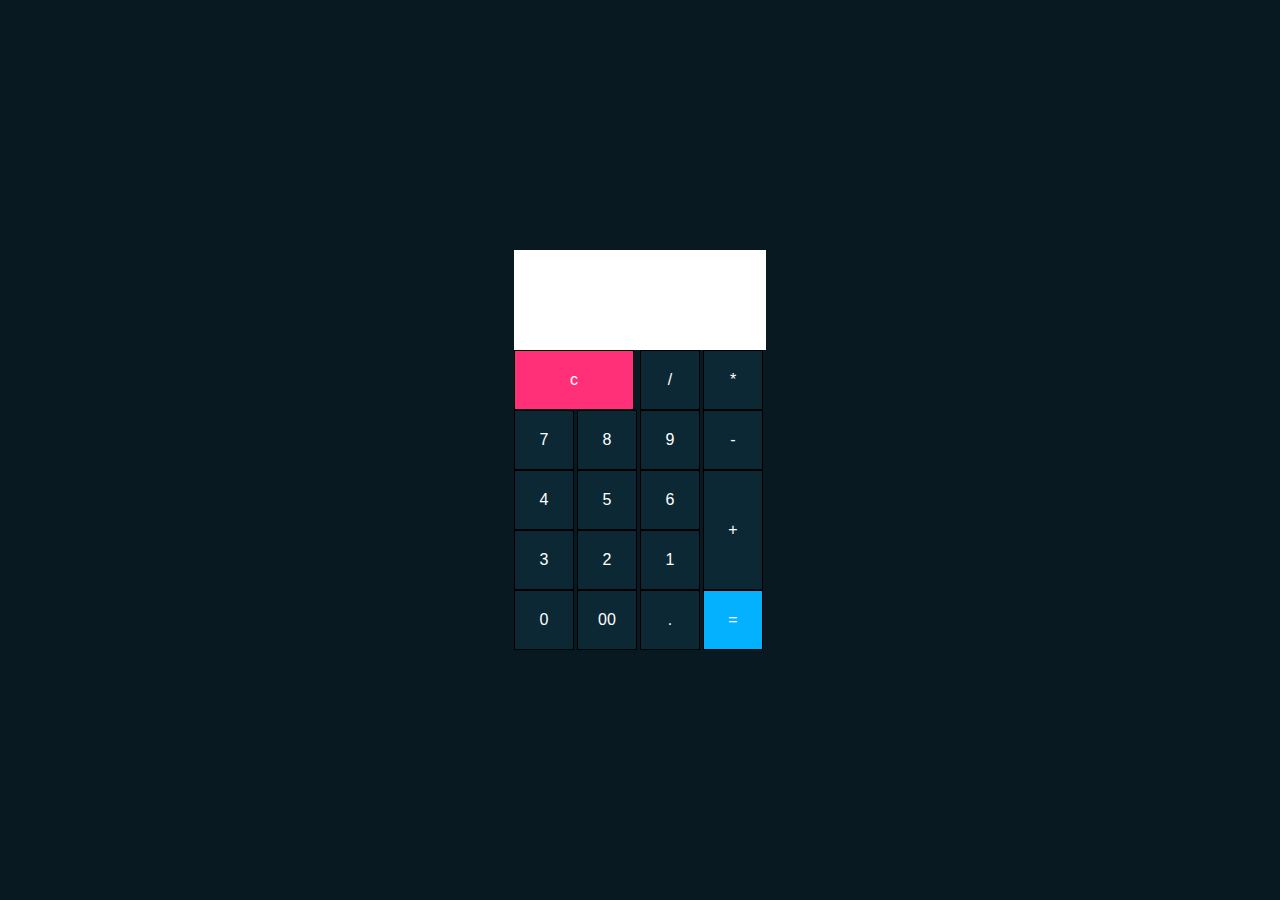
<file: CalculatorUIDesign/index.html>
<!DOCTYPE html>
<html>
<head>
    <meta charset="UTF-8">
    <title>Calculator UI Design</title>
    <link rel="stylesheet" type="text/css" href="style.css">
</head> 
<body>
    <form class="calculator" name="calc">
        <input class="value" type="text" name="txt" readonly="">
        <span class="num clear" onclick="document.calc.txt.value =''">c</span>
        <span class="num" onclick="document.calc.txt.value +='/'">/</span>
        <span class="num" onclick="document.calc.txt.value +='*'">*</span>
        <span class="num" onclick="document.calc.txt.value +='7'">7</span>
        <span class="num" onclick="document.calc.txt.value +='8'">8</span>
        <span class="num" onclick="document.calc.txt.value +='9'">9</span>
        <span class="num" onclick="document.calc.txt.value +='-'">-</span>
        <span class="num" onclick="document.calc.txt.value +='4'">4</span>
        <span class="num" onclick="document.calc.txt.value +='5'">5</span>
        <span class="num" onclick="document.calc.txt.value +='6'">6</span>
        <span class="num plus" onclick="document.calc.txt.value +='+'">+</span>
        <span class="num" onclick="document.calc.txt.value +='3'">3</span>
        <span class="num" onclick="document.calc.txt.value +='2'">2</span>
        <span class="num" onclick="document.calc.txt.value +='1'">1</span>
        <span class="num" onclick="document.calc.txt.value +='0'">0</span>
        <span class="num" onclick="document.calc.txt.value +='00'">00</span>
        <span class="num" onclick="document.calc.txt.value +='.'">.</span>
        <span class="num equal" onclick="document.calc.txt.value = eval(calc.txt.value)">=</span>
    </form>
</body>
</html>
</file>
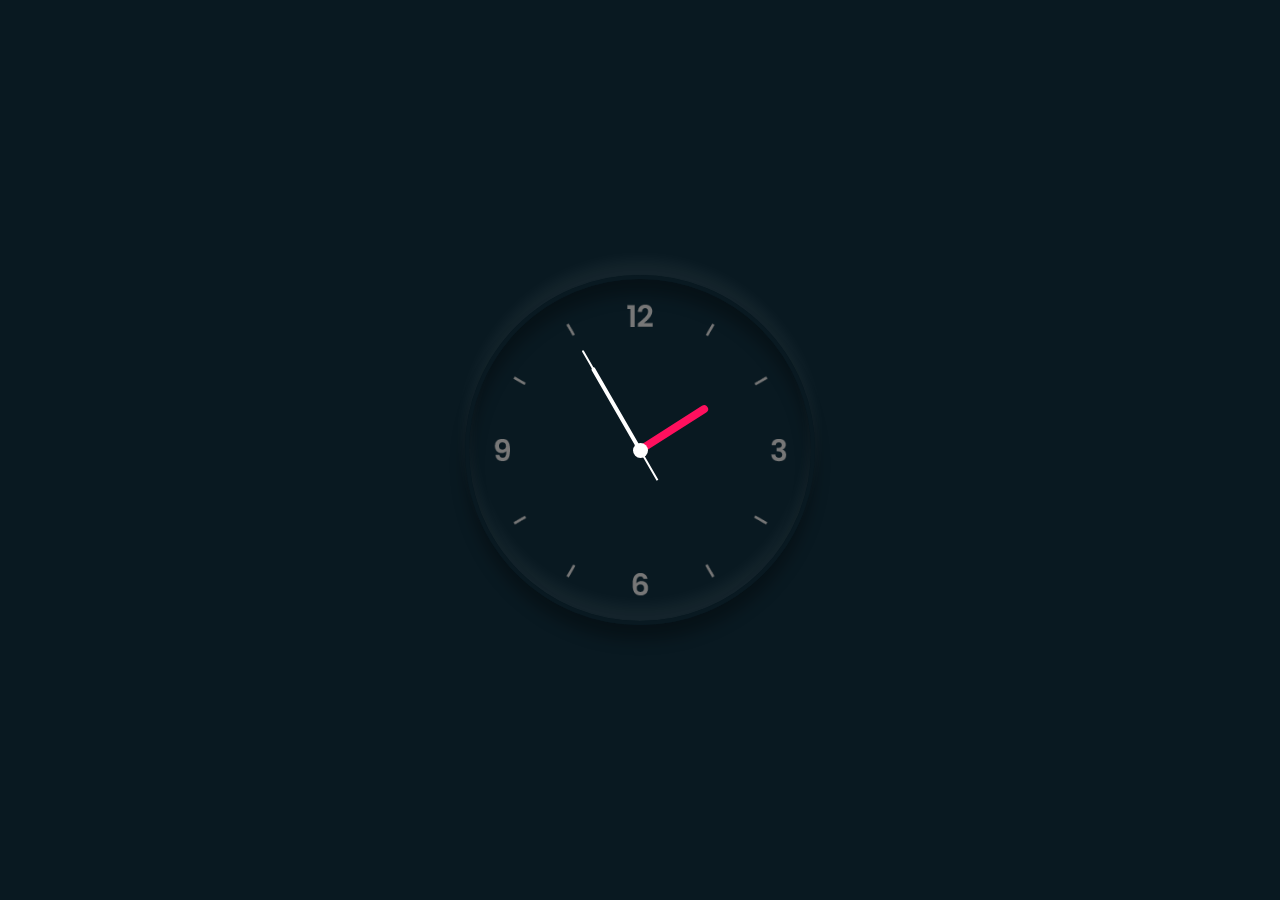
<file: DarkClock/index.html>
<!DOCTYPE html>
<html lang="en">
<head>
    <meta charset="UTF-8">
    <title>Javascript Clock Dark</title>
    <link rel="stylesheet" href="style.css">
</head>
<body>
    <dir class="clock">
        <dir class="hour">
            <dir class="hr" id="hr"></dir>
        </dir>
        <dir class="min">
            <dir class="mn" id="mn"></dir>
        </dir>
        <dir class="sec">
            <dir class="sc" id="sc"></dir>
        </dir>
    </dir>
    <script type="text/javascript">
        const deg = 6;
        const hr = document.querySelector('#hr');
        const mn = document.querySelector('#mn');
        const sc = document.querySelector('#sc');

        setInterval(() => {

            let day = new Date();
            let hh = day.getHours() * 30;;
            let mm = day.getMinutes() * deg;;
            let ss = day.getSeconds() * deg;;

            hr.style.transform = `rotateZ(${(hh)+(mm/12)}deg)`;
            mn.style.transform = `rotateZ(${mm}deg)`;
            sc.style.transform = `rotateZ(${ss}deg)`;
        })
        
    </script>
</body>
</html>
</file>
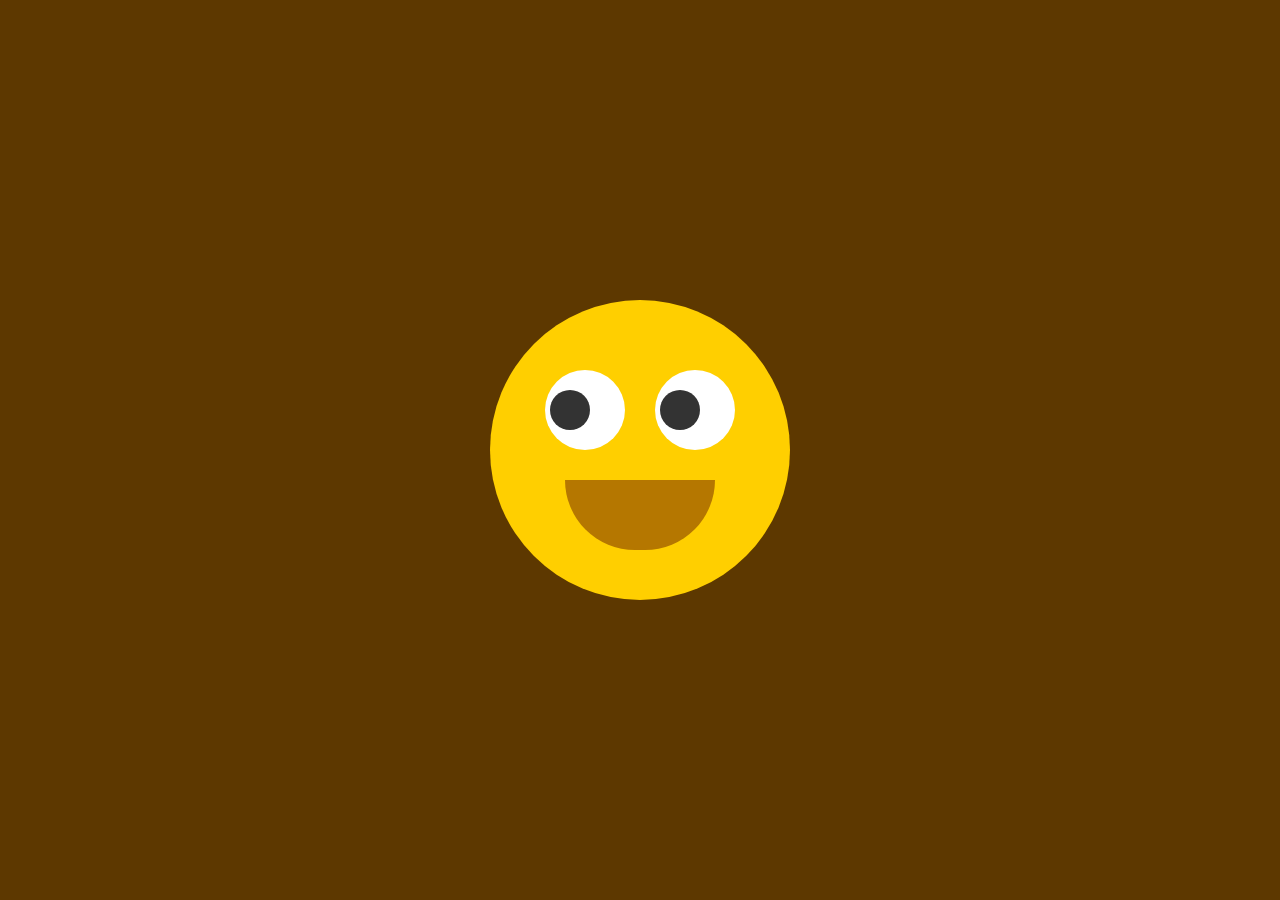
<file: Eye Ball Move on Mousemove/index.html>
<!DOCTYPE html>
<html>
<head>
    <meta charset="UTF-8">
    <title>Eye Ball Move Mousemove</title>
    <link rel="stylesheet" href="style.css">
</head>
<body>
    <dir class="face">
        <dir class="eyes">
            <dir class="eye"></dir>
            <dir class="eye"></dir>
        </dir>
    </dir>
    <script>
        document.querySelector('body').addEventListener('mousemove', eyeball);
        function eyeball(){
            var eye = document.querySelectorAll('.eye');
            eye.forEach(function(eye){
                let x = (eye.getBoundingClientRect().left) + (eye.clientWidth / 2);
                let y = (eye.getBoundingClientRect().top) + (eye.clientHeight / 2);
                let radian = Math.atan2(event.pageX - x, event.pageY - y);
                let rot = (radian * (180 / Math.PI) * -1) + 270;
                eye.style.transform = "rotate(" + rot + "deg)";
            })
        }
    </script>
</body>
</html>
</file>
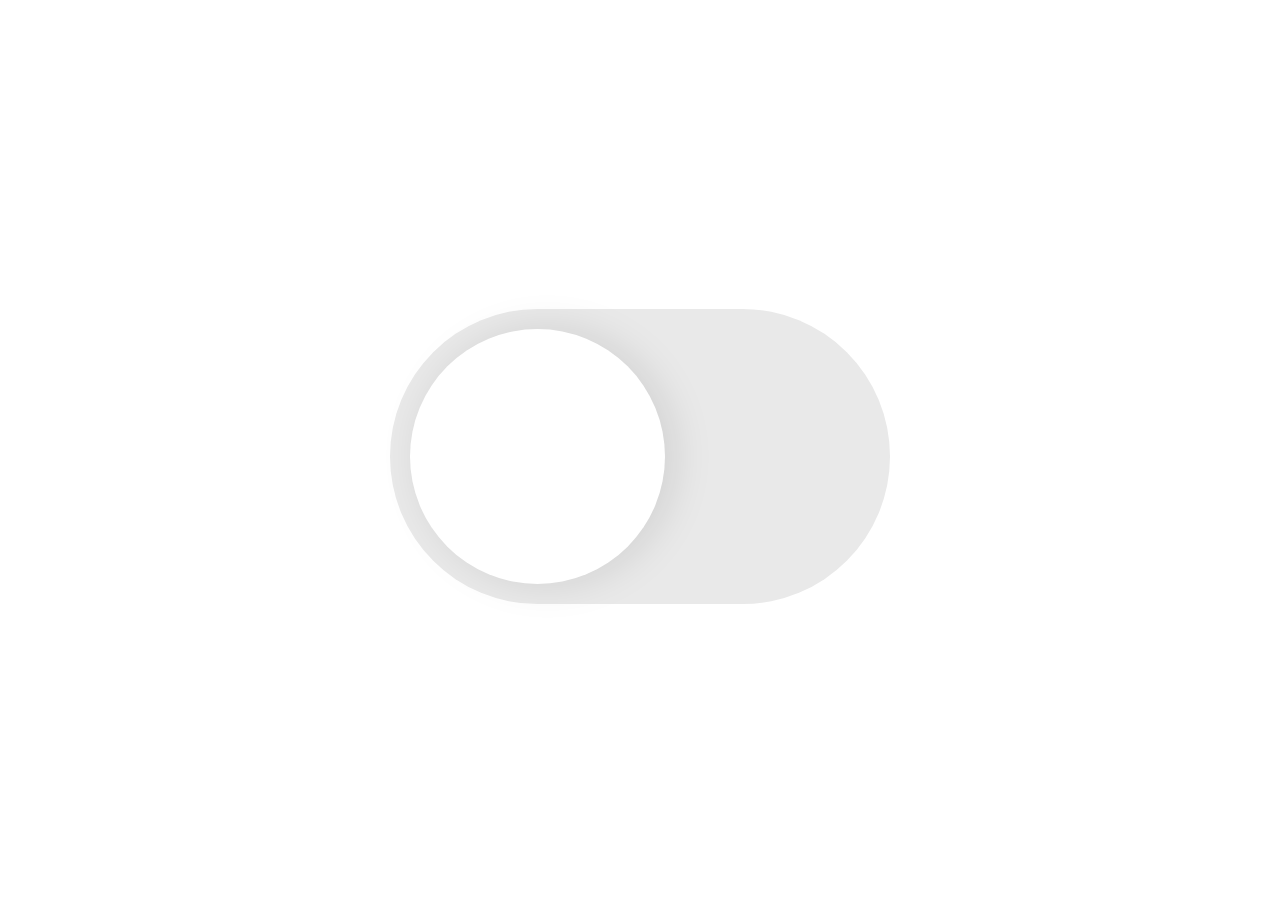
<file: ios Toggle Button/index.html>
<!DOCTYPE html>
<html lang="en">
<head>
    <meta charset="UTF-8">
    <meta name="viewport" content="width=device-width, initial-scale=1.0">
    <link rel="stylesheet" href="style.css">
    <title>ios Toggle Button</title>
</head>
<body>
    <label for="toggle">
        <input type="checkbox" id="toggle">
        <span></span>
      </label>
</body>
</html>
</file>
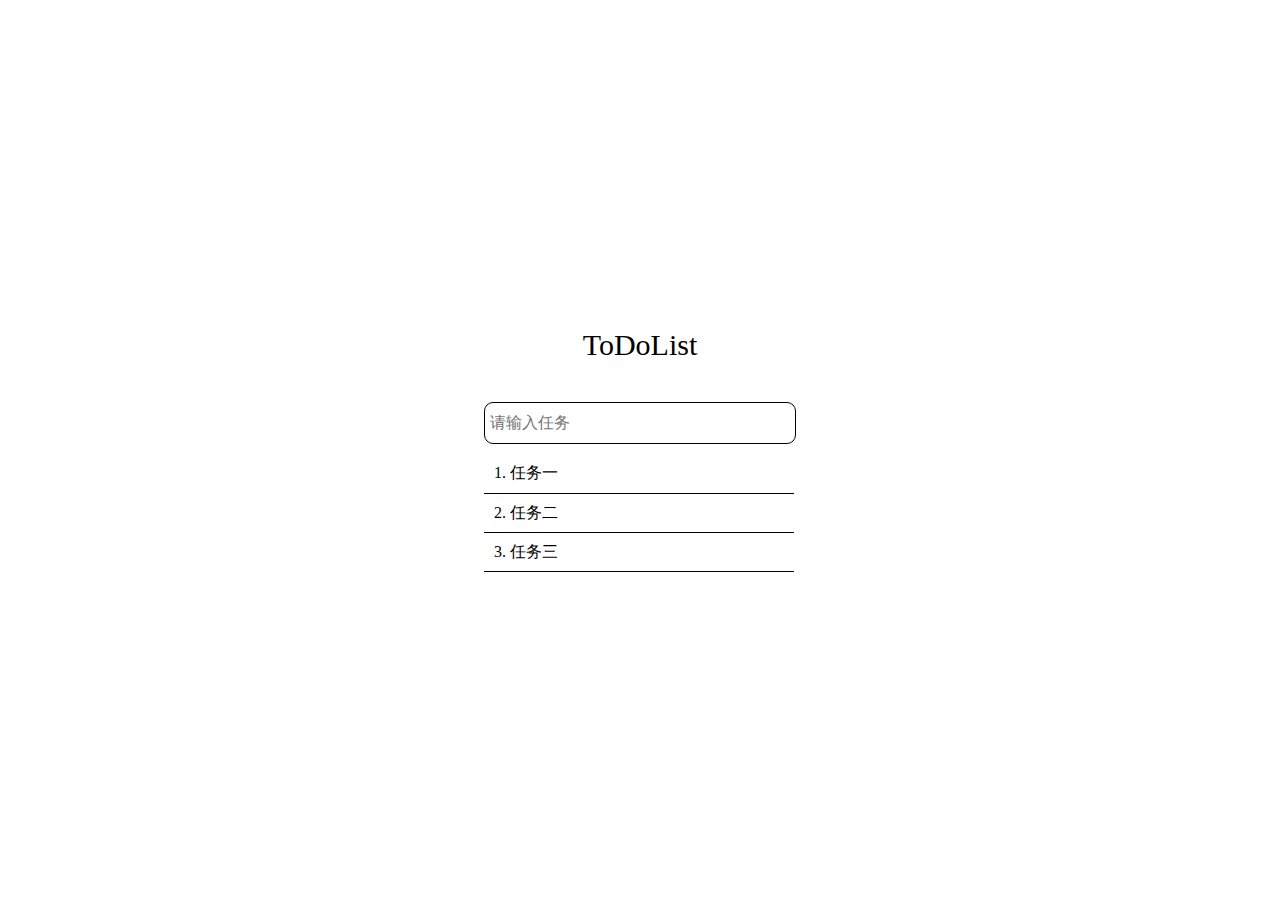
<file: ToDoList/index.html>
<!doctype html><html lang="en"><head><meta charset="utf-8"/><link rel="icon" href="./favicon.ico"/><meta name="viewport" content="width=device-width,initial-scale=1"/><meta name="theme-color" content="#000000"/><meta name="description" content="Web site created using create-react-app"/><link rel="apple-touch-icon" href="./logo192.png"/><title>React App</title><link href="./static/css/2.679831fc.chunk.css" rel="stylesheet"><link href="./static/css/main.353ef08b.chunk.css" rel="stylesheet"></head><body><noscript>You need to enable JavaScript to run this app.</noscript><div id="root"></div><script>!function(e){function t(t){for(var n,l,a=t[0],f=t[1],i=t[2],p=0,s=[];p<a.length;p++)l=a[p],Object.prototype.hasOwnProperty.call(o,l)&&o[l]&&s.push(o[l][0]),o[l]=0;for(n in f)Object.prototype.hasOwnProperty.call(f,n)&&(e[n]=f[n]);for(c&&c(t);s.length;)s.shift()();return u.push.apply(u,i||[]),r()}function r(){for(var e,t=0;t<u.length;t++){for(var r=u[t],n=!0,a=1;a<r.length;a++){var f=r[a];0!==o[f]&&(n=!1)}n&&(u.splice(t--,1),e=l(l.s=r[0]))}return e}var n={},o={1:0},u=[];function l(t){if(n[t])return n[t].exports;var r=n[t]={i:t,l:!1,exports:{}};return e[t].call(r.exports,r,r.exports,l),r.l=!0,r.exports}l.m=e,l.c=n,l.d=function(e,t,r){l.o(e,t)||Object.defineProperty(e,t,{enumerable:!0,get:r})},l.r=function(e){"undefined"!=typeof Symbol&&Symbol.toStringTag&&Object.defineProperty(e,Symbol.toStringTag,{value:"Module"}),Object.defineProperty(e,"__esModule",{value:!0})},l.t=function(e,t){if(1&t&&(e=l(e)),8&t)return e;if(4&t&&"object"==typeof e&&e&&e.__esModule)return e;var r=Object.create(null);if(l.r(r),Object.defineProperty(r,"default",{enumerable:!0,value:e}),2&t&&"string"!=typeof e)for(var n in e)l.d(r,n,function(t){return e[t]}.bind(null,n));return r},l.n=function(e){var t=e&&e.__esModule?function(){return e.default}:function(){return e};return l.d(t,"a",t),t},l.o=function(e,t){return Object.prototype.hasOwnProperty.call(e,t)},l.p="./";var a=this["webpackJsonptodo-react"]=this["webpackJsonptodo-react"]||[],f=a.push.bind(a);a.push=t,a=a.slice();for(var i=0;i<a.length;i++)t(a[i]);var c=f;r()}([])</script><script src="./static/js/2.04e2d2c1.chunk.js"></script><script src="./static/js/main.7c48ec6d.chunk.js"></script></body></html>
</file>
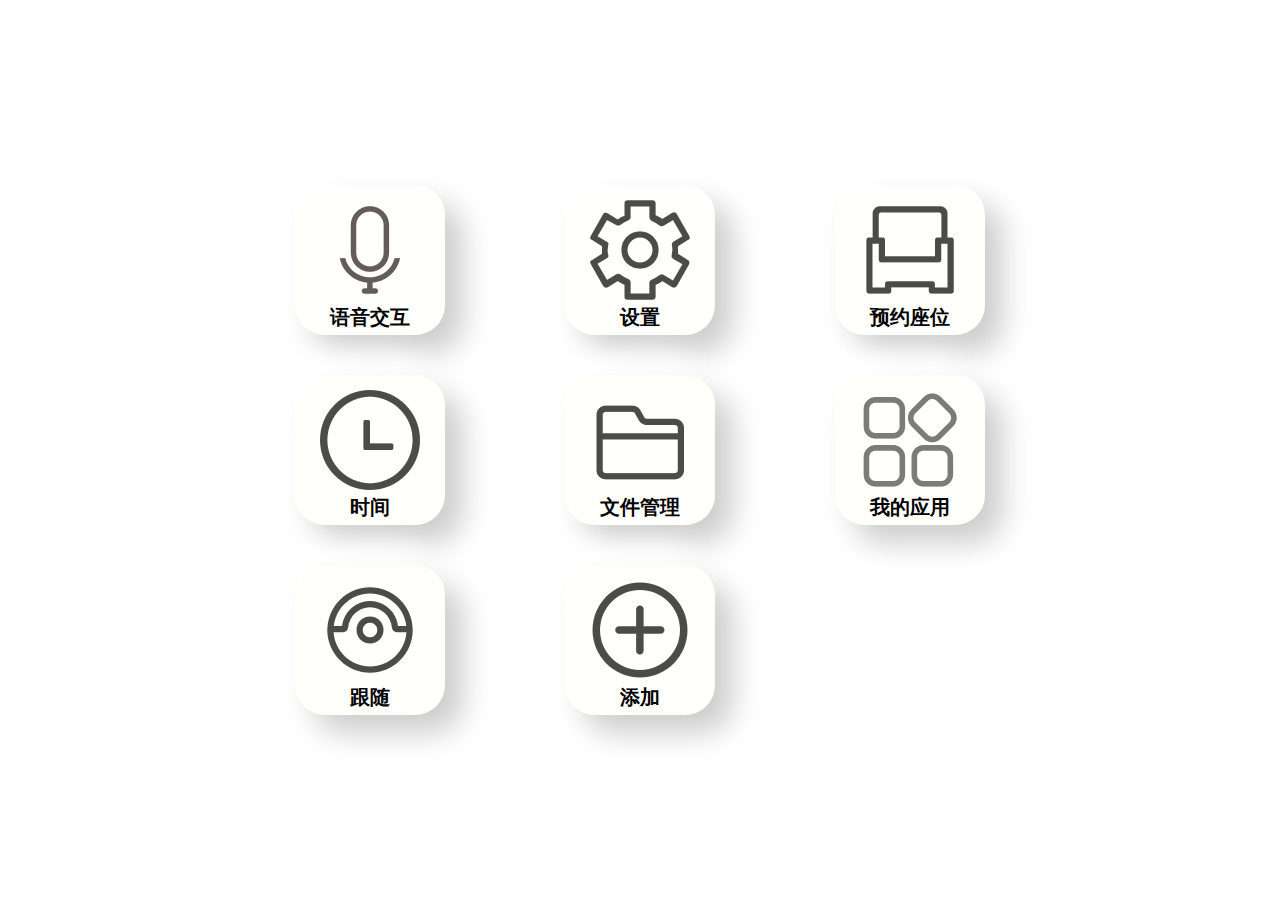
<file: UserInterface/index.html>
<!doctype html><html lang="en"><head><meta charset="utf-8"/><link rel="icon" href="./favicon.ico"/><meta name="viewport" content="width=device-width,initial-scale=1"/><meta name="theme-color" content="#000000"/><meta name="description" content="Web site created using create-react-app"/><title>React App</title><link href="./static/css/2.679831fc.chunk.css" rel="stylesheet"><link href="./static/css/main.8d1ce3f6.chunk.css" rel="stylesheet"></head><body><noscript>You need to enable JavaScript to run this app.</noscript><div id="root"></div><script>!function(e){function r(r){for(var n,f,i=r[0],l=r[1],a=r[2],p=0,s=[];p<i.length;p++)f=i[p],Object.prototype.hasOwnProperty.call(o,f)&&o[f]&&s.push(o[f][0]),o[f]=0;for(n in l)Object.prototype.hasOwnProperty.call(l,n)&&(e[n]=l[n]);for(c&&c(r);s.length;)s.shift()();return u.push.apply(u,a||[]),t()}function t(){for(var e,r=0;r<u.length;r++){for(var t=u[r],n=!0,i=1;i<t.length;i++){var l=t[i];0!==o[l]&&(n=!1)}n&&(u.splice(r--,1),e=f(f.s=t[0]))}return e}var n={},o={1:0},u=[];function f(r){if(n[r])return n[r].exports;var t=n[r]={i:r,l:!1,exports:{}};return e[r].call(t.exports,t,t.exports,f),t.l=!0,t.exports}f.m=e,f.c=n,f.d=function(e,r,t){f.o(e,r)||Object.defineProperty(e,r,{enumerable:!0,get:t})},f.r=function(e){"undefined"!=typeof Symbol&&Symbol.toStringTag&&Object.defineProperty(e,Symbol.toStringTag,{value:"Module"}),Object.defineProperty(e,"__esModule",{value:!0})},f.t=function(e,r){if(1&r&&(e=f(e)),8&r)return e;if(4&r&&"object"==typeof e&&e&&e.__esModule)return e;var t=Object.create(null);if(f.r(t),Object.defineProperty(t,"default",{enumerable:!0,value:e}),2&r&&"string"!=typeof e)for(var n in e)f.d(t,n,function(r){return e[r]}.bind(null,n));return t},f.n=function(e){var r=e&&e.__esModule?function(){return e.default}:function(){return e};return f.d(r,"a",r),r},f.o=function(e,r){return Object.prototype.hasOwnProperty.call(e,r)},f.p="./";var i=this["webpackJsonpuser-interface"]=this["webpackJsonpuser-interface"]||[],l=i.push.bind(i);i.push=r,i=i.slice();for(var a=0;a<i.length;a++)r(i[a]);var c=l;t()}([])</script><script src="./static/js/2.75bdbc9d.chunk.js"></script><script src="./static/js/main.c0005898.chunk.js"></script></body></html>
</file>
<file: CalculatorUIDesign/style.css>
*
{
    margin: 0;
    padding: 0;
    box-sizing: border-box;
    font-family: 'Poppins' , sans-serif;
}
body
{
    display: flex;
    justify-content: center;
    align-items: center;
    min-height: 100vh;
    background: #091921;
}
.calculator
{
    position: relative;
    display: grid;
}
.calculator .value
{
    grid-column: span 4;
    height: 100px;
    text-align: right;
    border: none;
    outline: none;
    padding: 10px;
    font-size: 18px;
}
.calculator span
{
    display: grid;
    width: 60px;
    height: 60px;
    color: #fff;
    background: #0c2835;
    place-items: center;
    border: 1px solid rgba(0,0,0,1);
}
.calculator span:active
{
    background: #74ff3b;
    color: #111;
}
.calculator span.clear
{
    grid-column: span 2;
    width: 120px;
    background: #ff3077;
}
.calculator span.plus
{
    grid-row: span 2;
    height: 120px;
}
.calculator span.equal
{
    background: #03b1ff;
}
</file>
<file: DarkClock/style.css>
*
{
    margin: 0;
    padding: 0;
    box-sizing: border-box;
}
body
{
    display: flex;
    justify-content: center;
    align-items: center;
    min-height: 100vh;
    background: #091921;
}
.clock
{
    width: 350px;
    height: 350px;
    display: flex;
    justify-content: center;
    align-items: center;
    background: url(clock.png);
    background-size: cover;
    border: 4px solid #091921;
    border-radius: 50%;
    box-shadow: 0 -15px 15px rgba(255, 255, 255, 0.05),
                inset 0 -15px 15px rgba(255, 255, 255, 0.05),
                0 15px 15px rgba(0, 0, 0, 0.3),
                inset 0 15px 15px rgba(0, 0, 0, 0.3);
}
.clock::before
{
    content: '';
    position: absolute;
    width: 15px;
    height: 15px;
    background: #fff;
    border-radius: 50%;
    z-index: 10000;
}
.clock .hour,
.clock .min,
.clock .sec
{
    position: absolute;
}
.clock .hour, .hr
{
    width: 160px;
    height: 160px;
}
.clock .min, .mn
{
    width: 190px;
    height: 190px;
}
.clock .sec, .sc
{
    width: 230px;
    height: 230px;
}
.hr, .mn, .sc
{
    display: flex;
    justify-content: center;
    /*align-items: center;*/
    position: absolute;
    border-radius: 50%;
}
.hr:before
{
    content: '';
    position: absolute;
    width: 8px;
    height: 80px;
    background: #ff105e;
    z-index: 10;
    border-radius: 6px 6px 0 0;
}
.mn:before
{
    content: '';
    position: absolute;
    width: 4px;
    height: 90px;
    background: #fff;
    z-index: 11;
    border-radius: 6px 6px 0 0;
}
.sc:before
{
    content: '';
    position: absolute;
    width: 2px;
    height: 150px;
    background: #fff;
    z-index: 12;
    border-radius: 6px 6px 0 0;
}
</file>
<file: Eye Ball Move on Mousemove/style.css>
*
{
    margin: 0;
    padding: 0;
    box-sizing: border-box;
}
body
{
    display: flex;
    justify-content: center;
    align-items: center;
    min-height: 100vh;
    background: #5d3800;
}
.face
{
    position: relative;
    width: 300px;
    height: 300px;
    border-radius: 50%;
    background: #ffcf00;
    display: flex;
    justify-content: center;
    align-items: center;
}
.face::before
{
    content: '';
    position: absolute;
    top: 180px;
    width: 150px;
    height: 70px;
    background: #b57700;
    border-bottom-left-radius: 70px;
    border-bottom-right-radius: 70px;
    transition: .5s;
}
.face:hover::before
{
    content: '';
    top: 200px;
    width: 150px;
    height: 30px;
    border-radius: 0;
}
.eyes
{
    position: relative;
    top: -40px;
    display: flex;
}
.eyes .eye
{
    position: relative;
    width: 80px;
    height: 80px;
    display: block;
    background-color: #fff;
    margin: 0 15px;
    border-radius: 50%;
}
.eyes .eye::before
{
    content: '';
    position: absolute;
    top: 50%;
    left: 25px;
    transform: translate(-50%,-50%);
    width: 40px;
    height: 40px;
    background: #333;
    border-radius: 50%;
}
</file>
<file: ios Toggle Button/style.css>
:root {
    --button-width: 500px;
    --button-height: 295px;
    --toggle-diameter: 255px;
    --button-toggle-offset: calc((var(--button-height) - var(--toggle-diameter)) / 2);
    --toggle-shadow-offset: 10px;
    --toggle-wider: 333px;
    --color-grey: #E9E9E9;
    --color-dark-grey: #39393D;
    --color-green: #30D158;
  }
  
  span {
    display: inline-block;
    width: var(--button-width);
    height: var(--button-height);
    background-color: var(--color-grey);
    border-radius: calc(var(--button-height) / 2);
    position: relative;
    transition: .3s all ease-in-out;
  }
  
  span::after {
    content: '';
    display: inline-block;
    width: var(--toggle-diameter);
    height: var(--toggle-diameter);
    background-color: #fff;
    border-radius: calc(var(--toggle-diameter) / 2);
    position: absolute;
    top: var(--button-toggle-offset);
    transform: translateX(var(--button-toggle-offset));
    box-shadow: var(--toggle-shadow-offset) 0 calc(var(--toggle-shadow-offset) * 4) rgba(0, 0, 0, .10);
    transition: .3s all ease-in-out;
  }
  
  body {
    display: flex;
    justify-content: center;
    align-items: center;
    min-height: 100vh;
  }
  
  input[type="checkbox"]:checked + span {
    background-color: var(--color-green);
  }
  
  input[type="checkbox"]:checked + span::after {
    transform: translateX(calc(var(--button-width) - var(--toggle-diameter) - var(--button-toggle-offset)));
    box-shadow: calc(var(--toggle-shadow-offset) * -1) 0 calc(var(--toggle-shadow-offset) * 4) rgba(0, 0, 0, .10);
  }
  
  input[type="checkbox"] {
    display: none;
  }
  
  input[type="checkbox"]:active + span::after {
    width: var(--toggle-wider);
  }
  
  input[type="checkbox"]:checked:active + span::after {
    transform: translateX(calc(var(--button-width) - var(--toggle-wider) - var(--button-toggle-offset)));
  }
  
  @media(prefers-color-scheme: dark) {
    body {
      background-color: #1C1C1E;
    }
    
    span {
      background-color: var(--color-dark-grey);
    }
  }
</file>
<file: ToDoList/static/css/main.353ef08b.chunk.css>
body,dd,dl,dt,h1,h2,h3,h4,h5,h6,header,html,input,ins,li,menu,ol,p,section,td,th,ul{padding:0;margin:0}li,ol,ul{list-style:none}a{text-decoration:none}a,a:hover{color:#666}a:hover{text-decoration:underline}em,i{font-style:normal}a,button,input,select,textarea{outline:none;border:none}table{border-collapse:collapse;border-spacing:0}img{border:none;vertical-align:middle}
/*# sourceMappingURL=main.353ef08b.chunk.css.map */
</file>
<file: UserInterface/static/css/main.8d1ce3f6.chunk.css>
body,dd,dl,dt,h1,h2,h3,h4,h5,h6,header,html,input,ins,li,menu,ol,p,section,td,th,ul{padding:0;margin:0}li,ol,ul{list-style:none}a{text-decoration:none}a,a:hover{color:#666}a:hover{text-decoration:underline}em,i{font-style:normal}a,button,input,select,textarea{outline:none;border:none}table{border-collapse:collapse;border-spacing:0}img{border:none;vertical-align:middle}
/*# sourceMappingURL=main.8d1ce3f6.chunk.css.map */
</file>
<file: ToDoList/static/css/2.679831fc.chunk.css>
/*! normalize.css v8.0.1 | MIT License | github.com/necolas/normalize.css */html{line-height:1.15;-webkit-text-size-adjust:100%}body{margin:0}main{display:block}h1{font-size:2em;margin:.67em 0}hr{box-sizing:content-box;height:0;overflow:visible}pre{font-family:monospace,monospace;font-size:1em}a{background-color:transparent}abbr[title]{border-bottom:none;text-decoration:underline;-webkit-text-decoration:underline dotted;text-decoration:underline dotted}b,strong{font-weight:bolder}code,kbd,samp{font-family:monospace,monospace;font-size:1em}small{font-size:80%}sub,sup{font-size:75%;line-height:0;position:relative;vertical-align:baseline}sub{bottom:-.25em}sup{top:-.5em}img{border-style:none}button,input,optgroup,select,textarea{font-family:inherit;font-size:100%;line-height:1.15;margin:0}button,input{overflow:visible}button,select{text-transform:none}[type=button],[type=reset],[type=submit],button{-webkit-appearance:button}[type=button]::-moz-focus-inner,[type=reset]::-moz-focus-inner,[type=submit]::-moz-focus-inner,button::-moz-focus-inner{border-style:none;padding:0}[type=button]:-moz-focusring,[type=reset]:-moz-focusring,[type=submit]:-moz-focusring,button:-moz-focusring{outline:1px dotted ButtonText}fieldset{padding:.35em .75em .625em}legend{box-sizing:border-box;color:inherit;display:table;max-width:100%;padding:0;white-space:normal}progress{vertical-align:baseline}textarea{overflow:auto}[type=checkbox],[type=radio]{box-sizing:border-box;padding:0}[type=number]::-webkit-inner-spin-button,[type=number]::-webkit-outer-spin-button{height:auto}[type=search]{-webkit-appearance:textfield;outline-offset:-2px}[type=search]::-webkit-search-decoration{-webkit-appearance:none}::-webkit-file-upload-button{-webkit-appearance:button;font:inherit}details{display:block}summary{display:list-item}[hidden],template{display:none}
/*# sourceMappingURL=2.679831fc.chunk.css.map */
</file>
<file: UserInterface/static/css/2.679831fc.chunk.css>
/*! normalize.css v8.0.1 | MIT License | github.com/necolas/normalize.css */html{line-height:1.15;-webkit-text-size-adjust:100%}body{margin:0}main{display:block}h1{font-size:2em;margin:.67em 0}hr{box-sizing:content-box;height:0;overflow:visible}pre{font-family:monospace,monospace;font-size:1em}a{background-color:transparent}abbr[title]{border-bottom:none;text-decoration:underline;-webkit-text-decoration:underline dotted;text-decoration:underline dotted}b,strong{font-weight:bolder}code,kbd,samp{font-family:monospace,monospace;font-size:1em}small{font-size:80%}sub,sup{font-size:75%;line-height:0;position:relative;vertical-align:baseline}sub{bottom:-.25em}sup{top:-.5em}img{border-style:none}button,input,optgroup,select,textarea{font-family:inherit;font-size:100%;line-height:1.15;margin:0}button,input{overflow:visible}button,select{text-transform:none}[type=button],[type=reset],[type=submit],button{-webkit-appearance:button}[type=button]::-moz-focus-inner,[type=reset]::-moz-focus-inner,[type=submit]::-moz-focus-inner,button::-moz-focus-inner{border-style:none;padding:0}[type=button]:-moz-focusring,[type=reset]:-moz-focusring,[type=submit]:-moz-focusring,button:-moz-focusring{outline:1px dotted ButtonText}fieldset{padding:.35em .75em .625em}legend{box-sizing:border-box;color:inherit;display:table;max-width:100%;padding:0;white-space:normal}progress{vertical-align:baseline}textarea{overflow:auto}[type=checkbox],[type=radio]{box-sizing:border-box;padding:0}[type=number]::-webkit-inner-spin-button,[type=number]::-webkit-outer-spin-button{height:auto}[type=search]{-webkit-appearance:textfield;outline-offset:-2px}[type=search]::-webkit-search-decoration{-webkit-appearance:none}::-webkit-file-upload-button{-webkit-appearance:button;font:inherit}details{display:block}summary{display:list-item}[hidden],template{display:none}
/*# sourceMappingURL=2.679831fc.chunk.css.map */
</file>
